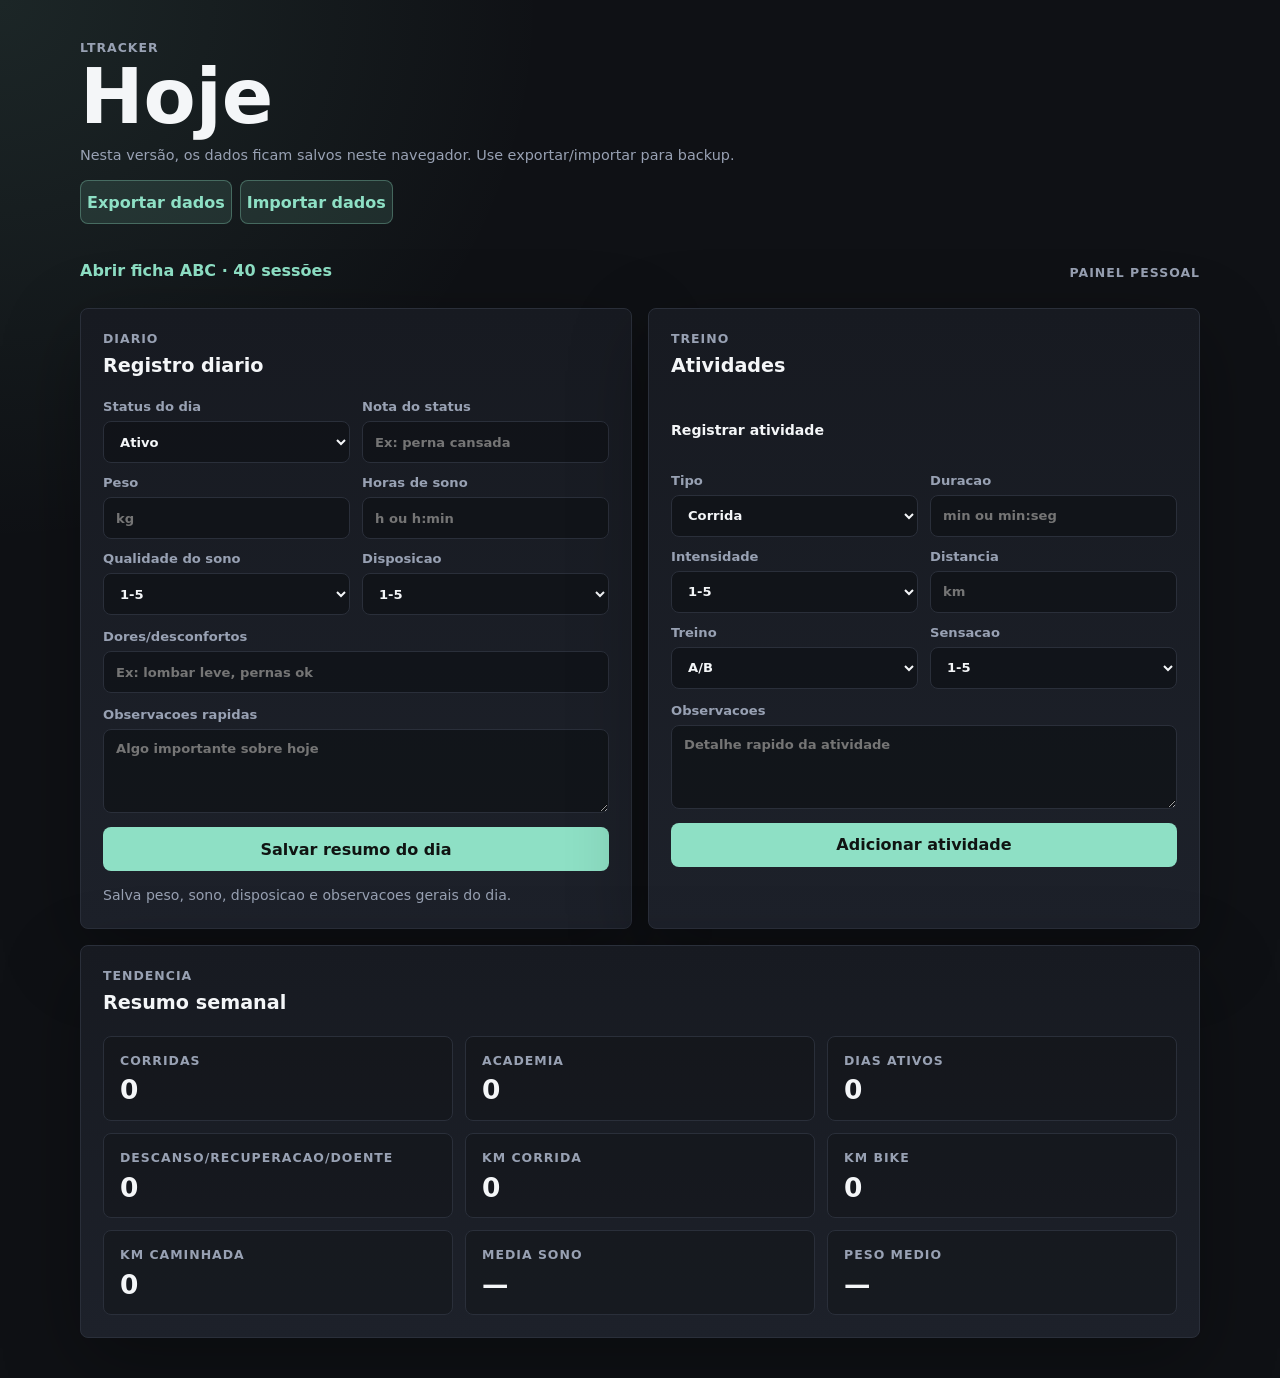
<file: index.html>
<!DOCTYPE html>
<html lang="pt-BR">
  <head>
    <meta charset="UTF-8" />
    <meta name="viewport" content="width=device-width, initial-scale=1.0" />
    <title>LTracker</title>
    <link rel="stylesheet" href="style.css" />
  </head>
  <body>
    <main class="app-shell">
      <header class="topbar">
        <div>
          <p class="eyebrow">LTracker</p>
          <h1>Hoje</h1>
          <p class="current-date" id="current-date"></p>
          <p class="storage-note">Nesta versão, os dados ficam salvos neste navegador. Use exportar/importar para backup.</p>
          <div class="backup-actions" aria-label="Backup dos dados">
            <button class="secondary-button" id="export-data" type="button">Exportar dados</button>
            <button class="secondary-button" id="import-data" type="button">Importar dados</button>
            <input class="is-hidden" id="import-file" type="file" accept="application/json,.json" />
          </div>
          <p class="backup-status" id="backup-status" role="status" aria-live="polite"></p>
          <a class="current-workout-link" href="ficha.html">Abrir ficha ABC · 40 sessões</a>
        </div>
        <p class="date-label">Painel pessoal</p>
      </header>

      <section class="today-grid" aria-label="Resumo de hoje">
        <article class="card">
          <div class="card-header">
            <p class="card-kicker">Diario</p>
            <h2>Registro diario</h2>
          </div>
          <form class="daily-form" id="daily-form">
            <div class="form-grid">
              <label>
                Status do dia
                <select id="dayStatus" name="dayStatus">
                  <option value="active">Ativo</option>
                  <option value="planned_rest">Descanso planejado</option>
                  <option value="recovery">Recuperacao</option>
                  <option value="sick">Doente</option>
                </select>
              </label>

              <label>
                Nota do status
                <input id="statusNote" name="statusNote" type="text" placeholder="Ex: perna cansada" />
              </label>

              <label>
                Peso
                <input id="weight" name="weight" type="text" inputmode="decimal" placeholder="kg" />
              </label>

              <label>
                Horas de sono
                <input id="sleepHours" name="sleepHours" type="text" inputmode="decimal" placeholder="h ou h:min" />
              </label>

              <label>
                Qualidade do sono
                <select id="sleepQuality" name="sleepQuality">
                  <option value="">1-5</option>
                  <option value="1">1</option>
                  <option value="2">2</option>
                  <option value="3">3</option>
                  <option value="4">4</option>
                  <option value="5">5</option>
                </select>
              </label>

              <label>
                Disposicao
                <select id="mood" name="mood">
                  <option value="">1-5</option>
                  <option value="1">1</option>
                  <option value="2">2</option>
                  <option value="3">3</option>
                  <option value="4">4</option>
                  <option value="5">5</option>
                </select>
              </label>
            </div>

            <label>
              Dores/desconfortos
              <input id="soreness" name="soreness" type="text" placeholder="Ex: lombar leve, pernas ok" />
            </label>

            <label>
              Observacoes rapidas
              <textarea id="notes" name="notes" rows="3" placeholder="Algo importante sobre hoje"></textarea>
            </label>

            <button type="submit">Salvar resumo do dia</button>
            <p class="form-note">Salva peso, sono, disposicao e observacoes gerais do dia.</p>
          </form>
        </article>

        <article class="card">
          <div class="card-header">
            <p class="card-kicker">Treino</p>
            <h2>Atividades</h2>
          </div>
          <p class="section-title">Registrar atividade</p>
          <form class="activity-form" id="activity-form">
            <div class="form-grid">
              <label>
                Tipo
                <select id="activityType" name="activityType">
                  <option value="Corrida">Corrida</option>
                  <option value="Bike">Bike</option>
                  <option value="Caminhada">Caminhada</option>
                  <option value="Academia">Academia</option>
                </select>
              </label>

              <label>
                Duracao
                <input id="activityDuration" name="activityDuration" type="text" inputmode="decimal" placeholder="min ou min:seg" />
              </label>

              <label>
                Intensidade
                <select id="activityIntensity" name="activityIntensity">
                  <option value="">1-5</option>
                  <option value="1">1</option>
                  <option value="2">2</option>
                  <option value="3">3</option>
                  <option value="4">4</option>
                  <option value="5">5</option>
                </select>
              </label>

              <label class="distance-field">
                Distancia
                <input id="activityDistance" name="activityDistance" type="text" inputmode="decimal" placeholder="km" />
              </label>

              <label class="gym-field">
                Treino
                <select id="workoutPlan" name="workoutPlan">
                  <option value="">A/B</option>
                  <option value="A">A</option>
                  <option value="B">B</option>
                </select>
              </label>

              <label class="gym-field">
                Sensacao
                <select id="workoutFeeling" name="workoutFeeling">
                  <option value="">1-5</option>
                  <option value="1">1</option>
                  <option value="2">2</option>
                  <option value="3">3</option>
                  <option value="4">4</option>
                  <option value="5">5</option>
                </select>
              </label>
            </div>

            <label>
              Observacoes
              <textarea id="activityNotes" name="activityNotes" rows="3" placeholder="Detalhe rapido da atividade"></textarea>
            </label>

            <button type="submit">Adicionar atividade</button>
          </form>

          <button class="workout-toggle is-hidden" id="workout-toggle" type="button">
            Ver ficha do treino
          </button>

          <div class="activity-list" id="activity-list" aria-live="polite"></div>
        </article>

        <article class="card card-wide gym-card is-hidden" id="gym-card">
          <div class="card-header">
            <p class="card-kicker">Ficha de treino</p>
            <h2 id="gym-card-title">Treino A</h2>
          </div>
          <div class="template-actions">
            <button class="secondary-button" id="template-edit-toggle" type="button">Modo editar ficha</button>
          </div>

          <form class="exercise-add-form is-hidden" id="exercise-add-form">
            <label>
              + Adicionar exercicio
              <input id="newExerciseName" name="newExerciseName" type="text" placeholder="Nome do exercicio" />
            </label>
            <button type="submit">Adicionar</button>
          </form>

          <div class="gym-workouts" id="gym-workouts" aria-live="polite">
            <section class="gym-workout">
              <h3>Treino A</h3>
              <div class="gym-exercise-list" id="gym-workout-a"></div>
            </section>

            <section class="gym-workout">
              <h3>Treino B</h3>
              <div class="gym-exercise-list" id="gym-workout-b"></div>
            </section>
          </div>
        </article>

        <article class="card card-wide">
          <div class="card-header">
            <p class="card-kicker">Tendencia</p>
            <h2>Resumo semanal</h2>
          </div>
          <div class="weekly-summary" id="weekly-summary">
            <div class="metric">
              <span class="metric-label">Corridas</span>
              <strong id="weekly-runs">0</strong>
            </div>

            <div class="metric">
              <span class="metric-label">Academia</span>
              <strong id="weekly-gym">0</strong>
            </div>

            <div class="metric">
              <span class="metric-label">Dias ativos</span>
              <strong id="weekly-active-days">0</strong>
            </div>

            <div class="metric">
              <span class="metric-label">Descanso/recuperacao/doente</span>
              <strong id="weekly-rest-days">0</strong>
            </div>

            <div class="metric">
              <span class="metric-label">Km corrida</span>
              <strong id="weekly-run-km">0</strong>
            </div>

            <div class="metric">
              <span class="metric-label">Km bike</span>
              <strong id="weekly-bike-km">0</strong>
            </div>

            <div class="metric">
              <span class="metric-label">Km caminhada</span>
              <strong id="weekly-walk-km">0</strong>
            </div>

            <div class="metric">
              <span class="metric-label">Media sono</span>
              <strong id="weekly-sleep">&mdash;</strong>
            </div>

            <div class="metric">
              <span class="metric-label">Peso medio</span>
              <strong id="weekly-weight">&mdash;</strong>
            </div>
          </div>
        </article>
      </section>
    </main>

    <script src="app.js"></script>
  </body>
</html>
</file>
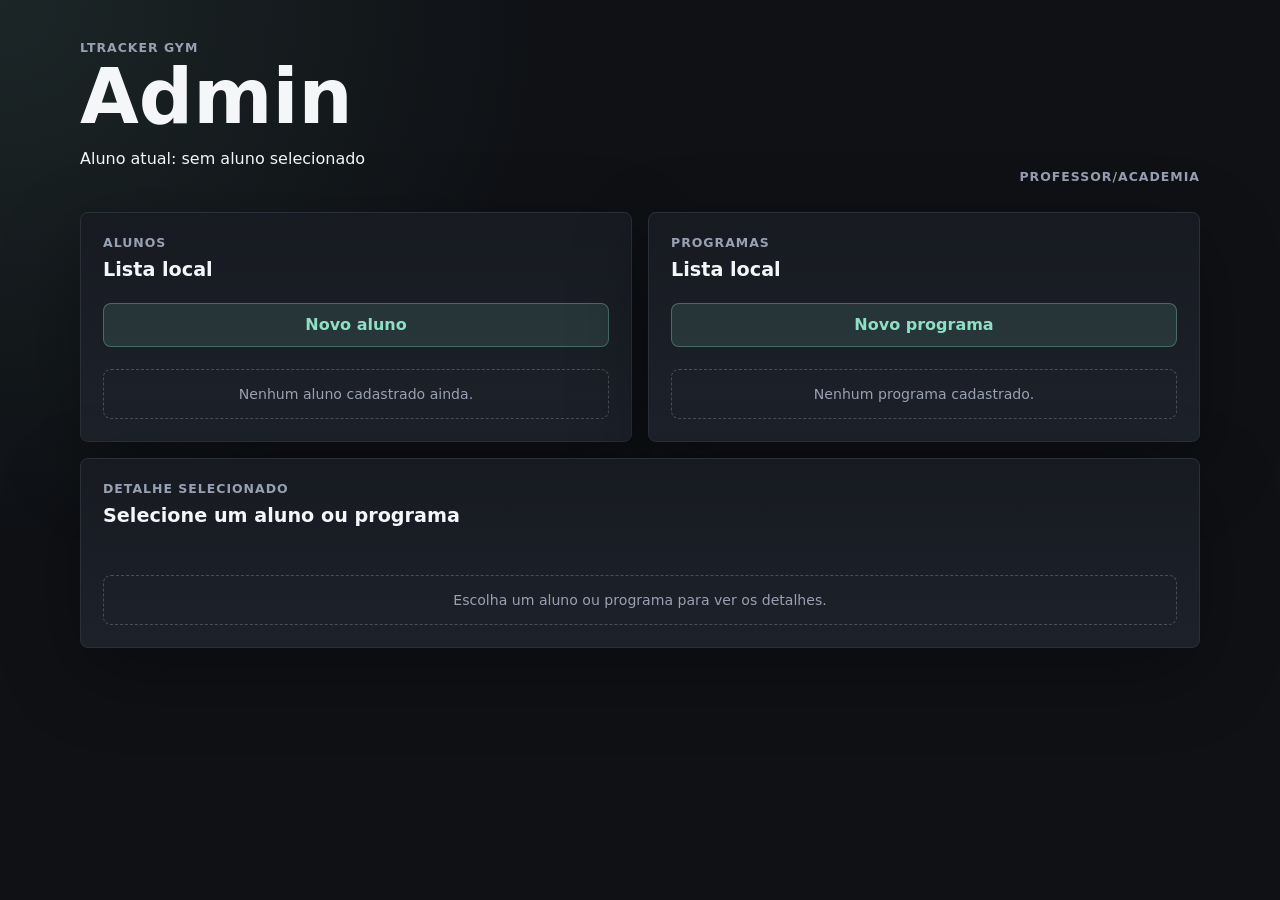
<file: admin.html>
<!DOCTYPE html>
<html lang="pt-BR">
  <head>
    <meta charset="UTF-8" />
    <meta name="viewport" content="width=device-width, initial-scale=1.0" />
    <title>LTracker Gym Admin</title>
    <link rel="stylesheet" href="style.css" />
  </head>
  <body>
    <main class="app-shell">
      <header class="topbar">
        <div>
          <p class="eyebrow">LTracker Gym</p>
          <h1>Admin</h1>
          <p class="current-student" id="current-student-label">Aluno atual: sem aluno selecionado</p>
        </div>
        <p class="date-label">Professor/academia</p>
      </header>

      <section class="tab-panel" id="tab-admin" aria-label="Admin local">
        <div class="today-grid">
          <article class="card">
            <div class="card-header">
              <p class="card-kicker">Alunos</p>
              <h2>Lista local</h2>
            </div>
            <button class="secondary-button" id="new-student-toggle" type="button">Novo aluno</button>
            <form class="student-form is-hidden" id="student-form">
              <label>
                Nome
                <input id="newStudentName" name="newStudentName" type="text" placeholder="Nome do aluno" />
              </label>

              <label>
                Data de inicio
                <input id="newStudentStartDate" name="newStudentStartDate" type="date" />
              </label>

              <label>
                Observacao opcional
                <textarea id="newStudentNote" name="newStudentNote" rows="3" placeholder="Observacao inicial"></textarea>
              </label>

              <button type="submit">Salvar aluno</button>
            </form>
            <div class="student-list" id="student-list" aria-live="polite"></div>
          </article>

          <article class="card">
            <div class="card-header">
              <p class="card-kicker">Programas</p>
              <h2>Lista local</h2>
            </div>
            <button class="secondary-button" id="new-program-toggle" type="button">Novo programa</button>
            <form class="template-library-form is-hidden" id="template-library-form">
              <div class="form-grid">
                <label>
                  Nome do programa
                  <input id="templateLibraryName" name="templateLibraryName" type="text" placeholder="Ex: Hipertrofia 01" />
                </label>

                <label>
                  Observacao opcional
                  <input id="templateLibraryNote" name="templateLibraryNote" type="text" placeholder="Foco, fase ou recomendacao" />
                </label>
              </div>

              <button type="submit">Criar programa</button>
            </form>
            <div class="template-library-list" id="template-library-list" aria-live="polite"></div>
          </article>

          <article class="card card-wide">
            <div class="card-header">
              <p class="card-kicker">Detalhe selecionado</p>
              <h2 id="admin-detail-title">Selecione um aluno ou programa</h2>
            </div>

            <div class="student-detail" id="student-detail"></div>

            <form class="apply-template-form is-hidden" id="apply-template-form">
                <div class="form-grid">
                  <label>
                    Programa
                    <select id="applyTemplateId" name="applyTemplateId"></select>
                  </label>
                </div>

                <button type="submit">Aplicar programa ao aluno</button>
                <p class="form-note">Os treinos A/B/C serao copiados para a ficha individual. Mudancas futuras no programa nao alteram este aluno.</p>
              </form>
          </article>
        </div>
      </section>
    </main>

    <script src="app.js"></script>
  </body>
</html>
</file>
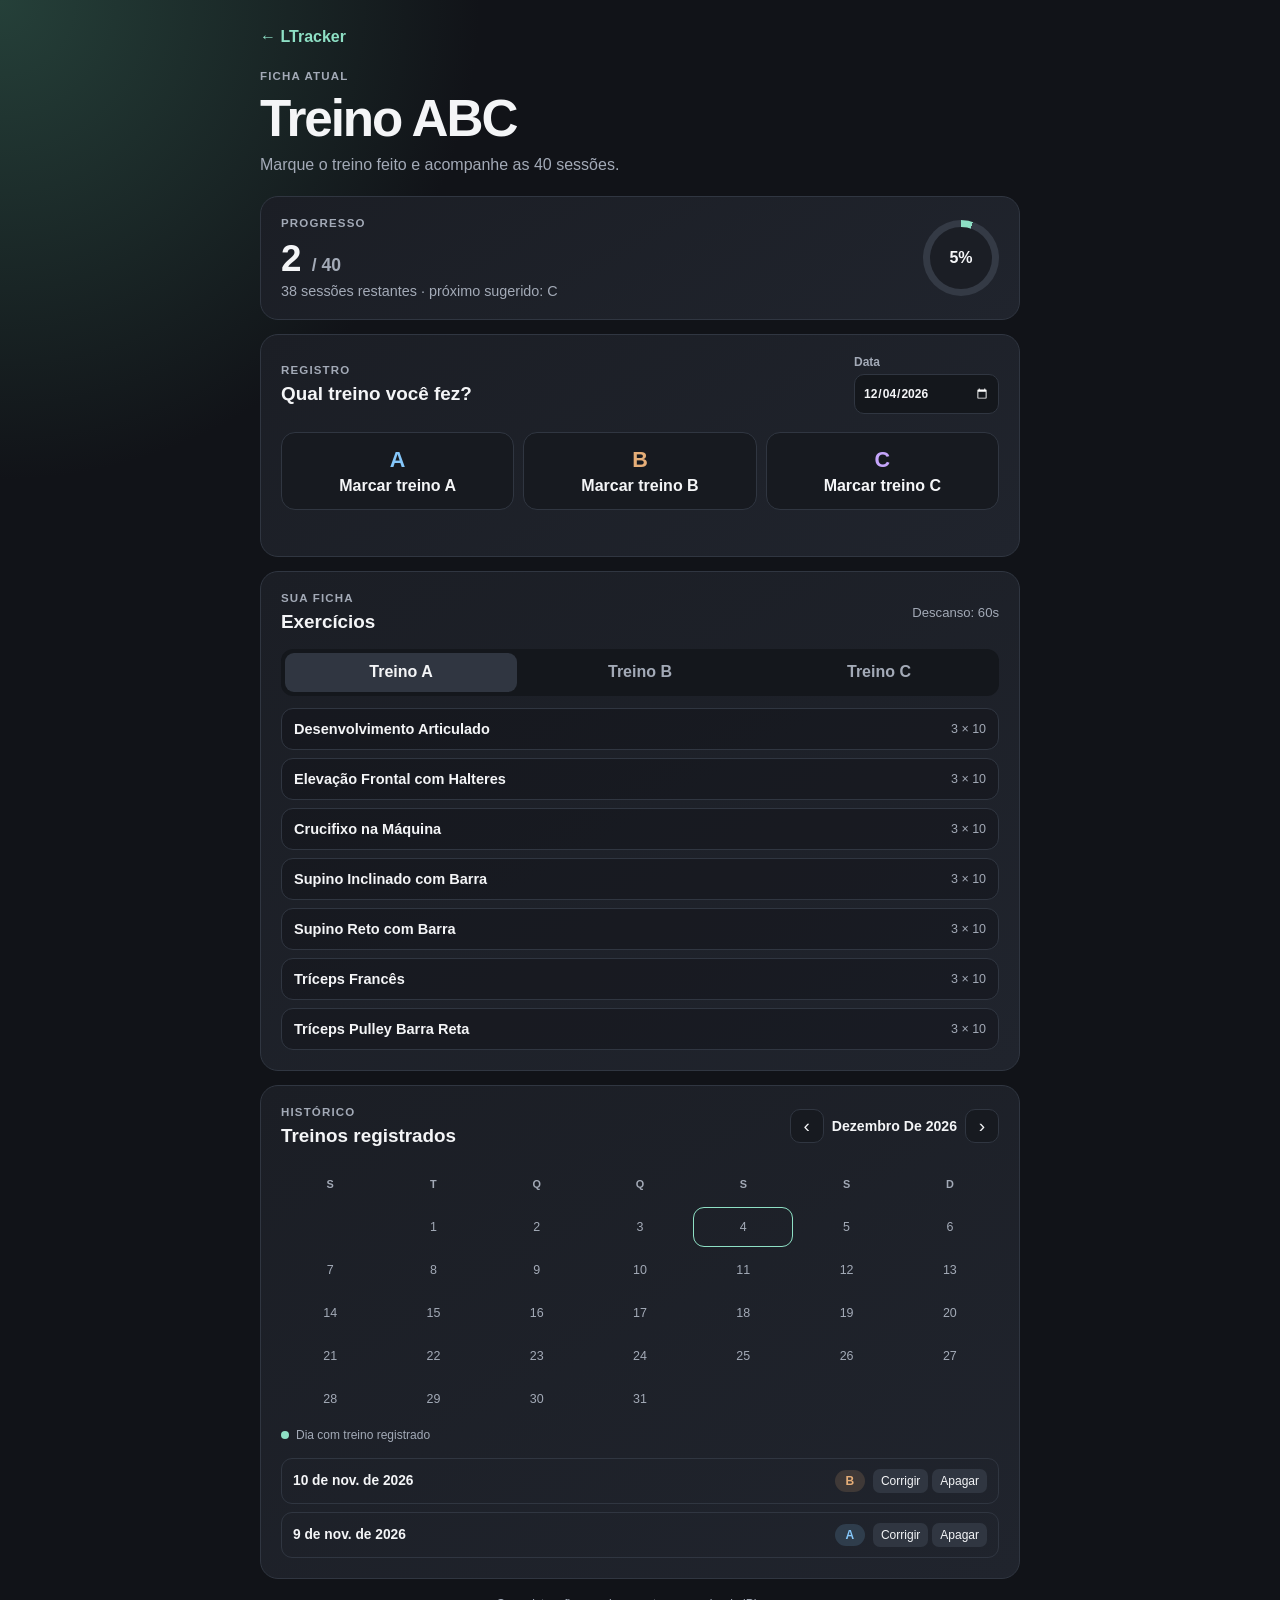
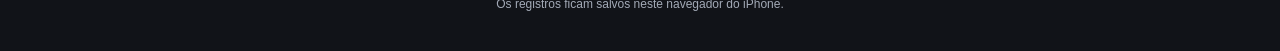
<file: ficha.html>
<!DOCTYPE html>
<html lang="pt-BR">
  <head>
    <meta charset="UTF-8" />
    <meta name="viewport" content="width=device-width, initial-scale=1.0" />
    <meta name="theme-color" content="#111318" />
    <title>Ficha ABC — LTracker</title>
    <link rel="stylesheet" href="ficha.css" />
  </head>
  <body>
    <main class="page">
      <header class="topbar">
        <a class="back-link" href="index.html">← LTracker</a>
        <p class="eyebrow">Ficha atual</p>
        <h1>Treino ABC</h1>
        <p class="subtitle">Marque o treino feito e acompanhe as 40 sessões.</p>
      </header>

      <section class="progress-card" aria-label="Progresso da ficha">
        <div class="progress-copy">
          <span class="eyebrow">Progresso</span>
          <strong id="progress-count">0 <small>/ 40</small></strong>
          <span id="progress-message">40 sessões para concluir a ficha</span>
        </div>
        <div class="progress-ring" id="progress-ring" role="img" aria-label="0 de 40 treinos">
          <span id="progress-percent">0%</span>
        </div>
      </section>

      <section class="card log-card">
        <div class="section-heading">
          <div>
            <p class="eyebrow">Registro</p>
            <h2>Qual treino você fez?</h2>
          </div>
          <label class="date-field">Data
            <input id="workout-date" type="date" />
          </label>
        </div>
        <div class="log-buttons" aria-label="Marcar treino realizado">
          <button class="workout-button workout-a" data-workout="A" type="button"><span>A</span> Marcar treino A</button>
          <button class="workout-button workout-b" data-workout="B" type="button"><span>B</span> Marcar treino B</button>
          <button class="workout-button workout-c" data-workout="C" type="button"><span>C</span> Marcar treino C</button>
        </div>
        <p class="feedback" id="feedback" role="status" aria-live="polite"></p>
      </section>

      <section class="card routine-card">
        <div class="section-heading">
          <div>
            <p class="eyebrow">Sua ficha</p>
            <h2>Exercícios</h2>
          </div>
          <span class="rest-note">Descanso: 60s</span>
        </div>
        <div class="tabs" role="tablist" aria-label="Selecionar treino">
          <button class="tab is-active" role="tab" aria-selected="true" data-tab="A" type="button">Treino A</button>
          <button class="tab" role="tab" aria-selected="false" data-tab="B" type="button">Treino B</button>
          <button class="tab" role="tab" aria-selected="false" data-tab="C" type="button">Treino C</button>
        </div>
        <div id="exercise-list" class="exercise-list"></div>
      </section>

      <section class="card calendar-card">
        <div class="section-heading">
          <div>
            <p class="eyebrow">Histórico</p>
            <h2>Treinos registrados</h2>
          </div>
          <div class="month-nav">
            <button id="prev-month" class="icon-button" type="button" aria-label="Mês anterior">‹</button>
            <strong id="month-label"></strong>
            <button id="next-month" class="icon-button" type="button" aria-label="Próximo mês">›</button>
          </div>
        </div>
        <div class="calendar" id="calendar" aria-label="Calendário de treinos"></div>
        <div class="legend"><span class="legend-dot"></span> Dia com treino registrado</div>
        <div id="history" class="history"></div>
      </section>
      <footer>Os registros ficam salvos neste navegador do iPhone.</footer>
    </main>
    <script src="ficha.js"></script>
  </body>
</html>
</file>
<file: style.css>
:root {
  color-scheme: dark;
  --bg: #0f1115;
  --panel: #171a21;
  --panel-soft: #1d212a;
  --border: #2a2f3a;
  --text: #f4f6f8;
  --muted: #98a1b3;
  --accent: #8ee0c5;
  --shadow: 0 24px 80px rgba(0, 0, 0, 0.32);
}

* {
  box-sizing: border-box;
}

body {
  margin: 0;
  min-height: 100vh;
  font-family: Inter, ui-sans-serif, system-ui, -apple-system, BlinkMacSystemFont,
    "Segoe UI", sans-serif;
  background:
    radial-gradient(circle at top left, rgba(142, 224, 197, 0.1), transparent 34rem),
    var(--bg);
  color: var(--text);
}

.app-shell {
  width: min(1120px, calc(100% - 32px));
  margin: 0 auto;
  padding: 40px 0;
}

.topbar {
  display: flex;
  align-items: flex-end;
  justify-content: space-between;
  gap: 24px;
  margin-bottom: 28px;
}

.storage-note {
  margin: 12px 0 0;
  color: var(--muted);
  font-size: 0.9rem;
  line-height: 1.45;
}

.current-date {
  margin: 12px 0 0;
  color: var(--text);
  font-size: 1rem;
  font-weight: 700;
}

.eyebrow,
.card-kicker,
.date-label {
  margin: 0;
  color: var(--muted);
  font-size: 0.78rem;
  font-weight: 700;
  letter-spacing: 0.08em;
  text-transform: uppercase;
}

h1,
h2 {
  margin: 0;
  letter-spacing: 0;
}

h1 {
  margin-top: 6px;
  font-size: clamp(2.25rem, 6vw, 4.75rem);
  line-height: 0.95;
}

h2 {
  margin-top: 8px;
  font-size: 1.2rem;
}

input,
select,
textarea,
button {
  font: inherit;
}

.today-grid {
  display: grid;
  grid-template-columns: repeat(2, minmax(0, 1fr));
  gap: 16px;
}

.card {
  min-height: 230px;
  display: flex;
  flex-direction: column;
  justify-content: space-between;
  padding: 22px;
  border: 1px solid var(--border);
  border-radius: 8px;
  background: linear-gradient(180deg, var(--panel), var(--panel-soft));
  box-shadow: var(--shadow);
}

.card-wide {
  grid-column: 1 / -1;
  min-height: 190px;
}

.card-header {
  display: flex;
  flex-direction: column;
}

.daily-form,
.activity-form,
.exercise-add-form {
  display: grid;
  gap: 14px;
  margin-top: 22px;
}

.section-title,
.form-note {
  margin: 0;
  color: var(--muted);
  font-size: 0.88rem;
  line-height: 1.45;
}

.section-title {
  margin-top: 22px;
  color: var(--text);
  font-weight: 800;
}

.section-title + .activity-form {
  margin-top: 12px;
}

.form-grid {
  display: grid;
  grid-template-columns: repeat(2, minmax(0, 1fr));
  gap: 12px;
}

label {
  display: grid;
  gap: 7px;
  color: var(--muted);
  font-size: 0.82rem;
  font-weight: 700;
}

input,
select,
textarea {
  width: 100%;
  border: 1px solid var(--border);
  border-radius: 8px;
  background: rgba(15, 17, 21, 0.72);
  color: var(--text);
  outline: none;
}

input,
select {
  height: 42px;
  padding: 0 12px;
}

textarea {
  min-height: 84px;
  resize: vertical;
  padding: 11px 12px;
}

input:focus,
select:focus,
textarea:focus {
  border-color: rgba(142, 224, 197, 0.82);
  box-shadow: 0 0 0 3px rgba(142, 224, 197, 0.12);
}

button {
  height: 44px;
  border: 0;
  border-radius: 8px;
  background: var(--accent);
  color: #101412;
  cursor: pointer;
  font-weight: 800;
}

button:hover {
  filter: brightness(1.04);
}

.workout-toggle {
  margin-top: 16px;
  background: rgba(142, 224, 197, 0.12);
  color: var(--accent);
  border: 1px solid rgba(142, 224, 197, 0.32);
}

.secondary-button {
  background: rgba(142, 224, 197, 0.12);
  color: var(--accent);
  border: 1px solid rgba(142, 224, 197, 0.32);
}

.backup-actions {
  display: flex;
  flex-wrap: wrap;
  gap: 8px;
  margin-top: 14px;
}

.backup-actions button {
  min-width: 136px;
}

.current-workout-link {
  display: inline-flex;
  margin-top: 12px;
  color: var(--accent);
  font-weight: 800;
  text-decoration: none;
}

.current-workout-link:hover {
  text-decoration: underline;
}

.backup-status {
  min-height: 1.3em;
  margin: 8px 0 0;
  color: var(--muted);
  font-size: 0.82rem;
  line-height: 1.3;
}

.template-actions {
  display: flex;
  justify-content: flex-start;
  margin-top: 18px;
}

.is-hidden {
  display: none;
}

.activity-list {
  display: grid;
  gap: 10px;
  margin-top: 18px;
}

.activity-item {
  display: grid;
  gap: 8px;
  padding: 14px;
  border: 1px solid var(--border);
  border-radius: 8px;
  background: rgba(15, 17, 21, 0.42);
}

.activity-title {
  display: flex;
  align-items: center;
  justify-content: space-between;
  gap: 12px;
  margin: 0;
  color: var(--text);
  font-size: 0.96rem;
  font-weight: 800;
}

.muscle-badge {
  flex: 0 0 auto;
  padding: 4px 8px;
  border: 1px solid rgba(244, 246, 248, 0.16);
  border-radius: 999px;
  background: rgba(244, 246, 248, 0.08);
  color: var(--text);
  font-size: 0.7rem;
  font-weight: 800;
}

.muscle-shoulder {
  background: rgba(142, 224, 197, 0.12);
  border-color: rgba(142, 224, 197, 0.28);
}

.muscle-chest {
  background: rgba(240, 151, 135, 0.12);
  border-color: rgba(240, 151, 135, 0.28);
}

.muscle-back {
  background: rgba(125, 181, 245, 0.12);
  border-color: rgba(125, 181, 245, 0.28);
}

.muscle-biceps {
  background: rgba(212, 174, 255, 0.12);
  border-color: rgba(212, 174, 255, 0.28);
}

.muscle-triceps {
  background: rgba(255, 206, 116, 0.12);
  border-color: rgba(255, 206, 116, 0.28);
}

.muscle-quads {
  background: rgba(154, 214, 132, 0.12);
  border-color: rgba(154, 214, 132, 0.28);
}

.muscle-hamstrings {
  background: rgba(255, 159, 196, 0.12);
  border-color: rgba(255, 159, 196, 0.28);
}

.muscle-legs {
  background: rgba(164, 197, 255, 0.12);
  border-color: rgba(164, 197, 255, 0.28);
}

.muscle-glutes {
  background: rgba(255, 177, 109, 0.12);
  border-color: rgba(255, 177, 109, 0.28);
}

.muscle-calves {
  background: rgba(189, 232, 139, 0.12);
  border-color: rgba(189, 232, 139, 0.28);
}

.activity-meta,
.activity-notes,
.activity-empty {
  margin: 0;
  color: var(--muted);
  font-size: 0.88rem;
  line-height: 1.45;
}

.activity-empty {
  padding: 14px;
  border: 1px dashed rgba(152, 161, 179, 0.36);
  border-radius: 8px;
  text-align: center;
}

.gym-workouts {
  display: grid;
  grid-template-columns: repeat(2, minmax(0, 1fr));
  gap: 14px;
  margin-top: 20px;
}

.gym-workout {
  display: grid;
  align-content: start;
  gap: 12px;
}

.gym-workout h3 {
  margin: 0;
  color: var(--text);
  font-size: 0.98rem;
}

.gym-exercise-list {
  display: grid;
  gap: 10px;
}

.gym-exercise-item {
  display: grid;
  grid-template-columns: minmax(0, 1fr) auto;
  align-items: center;
  gap: 12px;
  padding: 14px;
  border: 1px solid var(--border);
  border-radius: 8px;
  background: rgba(15, 17, 21, 0.42);
}

.gym-exercise-content {
  min-width: 0;
  display: grid;
  gap: 10px;
}

.exercise-actions {
  display: flex;
  gap: 6px;
}

.exercise-actions button,
.photo-toggle {
  width: 36px;
  height: 36px;
  padding: 0;
  background: rgba(244, 246, 248, 0.08);
  color: var(--text);
  border: 1px solid var(--border);
}

.exercise-actions button:hover,
.photo-toggle:hover {
  border-color: rgba(142, 224, 197, 0.56);
}

.template-exercise-form {
  display: grid;
  grid-template-columns: repeat(2, minmax(0, 1fr));
  gap: 10px;
}

.template-exercise-form label {
  font-size: 0.76rem;
}

.template-exercise-form textarea {
  min-height: 70px;
}

.template-exercise-form button {
  align-self: end;
  height: 38px;
}

.gym-exercise-photo {
  width: min(100%, 320px);
  max-height: 220px;
  border: 1px solid var(--border);
  border-radius: 8px;
  object-fit: cover;
}

.weekly-summary {
  display: grid;
  grid-template-columns: repeat(3, minmax(0, 1fr));
  gap: 12px;
  margin-top: 22px;
}

.metric {
  display: grid;
  gap: 8px;
  padding: 16px;
  border: 1px solid var(--border);
  border-radius: 8px;
  background: rgba(15, 17, 21, 0.42);
}

.metric-label {
  color: var(--muted);
  font-size: 0.78rem;
  font-weight: 800;
  letter-spacing: 0.08em;
  line-height: 1.35;
  overflow-wrap: anywhere;
  text-transform: uppercase;
}

.metric strong {
  color: var(--text);
  font-size: 1.65rem;
  line-height: 1;
}

.empty-state {
  min-height: 96px;
  display: flex;
  align-items: center;
  justify-content: center;
  padding: 18px;
  border: 1px dashed rgba(152, 161, 179, 0.36);
  border-radius: 8px;
  background: rgba(15, 17, 21, 0.38);
  color: var(--muted);
  text-align: center;
}

.empty-state p {
  max-width: 26rem;
  margin: 0;
  line-height: 1.55;
}

@media (max-width: 720px) {
  .app-shell {
    width: min(100% - 24px, 1120px);
    padding: 24px 0;
  }

  .topbar {
    align-items: flex-start;
    flex-direction: column;
    gap: 14px;
  }

  .today-grid {
    grid-template-columns: 1fr;
  }

  .form-grid {
    grid-template-columns: 1fr;
  }

  .weekly-summary {
    grid-template-columns: repeat(2, minmax(0, 1fr));
  }

  .card {
    min-height: 210px;
    padding: 16px;
  }

  .daily-form,
  .activity-form,
  .exercise-add-form,
  .weekly-summary {
    margin-top: 18px;
  }

  .gym-workouts {
    grid-template-columns: 1fr;
  }

  .gym-exercise-item {
    grid-template-columns: 1fr;
  }

  .exercise-actions {
    justify-content: flex-start;
  }

  .template-exercise-form {
    grid-template-columns: 1fr;
  }
}

@media (max-width: 460px) {
  .weekly-summary {
    grid-template-columns: 1fr;
  }
}
</file>
<file: ficha.css>
:root {
  color-scheme: dark;
  --bg: #111318;
  --panel: #1b1e25;
  --panel-soft: #20242d;
  --border: #303641;
  --text: #f4f5f7;
  --muted: #a3aab7;
  --accent: #8ee0c5;
  --a: #85c7fa;
  --b: #e6ae78;
  --c: #c5a5fa;
}
* { box-sizing: border-box; }
body {
  margin: 0; min-height: 100vh; background: radial-gradient(circle at top left, #254039 0, transparent 30rem), var(--bg);
  color: var(--text); font-family: -apple-system, BlinkMacSystemFont, "Segoe UI", sans-serif;
}
button, input { font: inherit; }
.page { width: min(760px, calc(100% - 28px)); margin: auto; padding: 28px 0 40px; }
.topbar { margin-bottom: 22px; }
.back-link { display: inline-block; margin-bottom: 24px; color: var(--accent); text-decoration: none; font-weight: 700; }
.eyebrow { margin: 0 0 7px; color: var(--muted); font-size: .72rem; font-weight: 800; letter-spacing: .1em; text-transform: uppercase; }
h1 { margin: 0; font-size: clamp(2rem, 8vw, 3.2rem); letter-spacing: -.04em; }
.subtitle { margin: 8px 0 0; color: var(--muted); }
.card, .progress-card { margin-top: 14px; padding: 20px; border: 1px solid var(--border); border-radius: 18px; background: linear-gradient(150deg, var(--panel), var(--panel-soft)); }
.progress-card { display: flex; align-items: center; justify-content: space-between; gap: 18px; }
.progress-copy { display: grid; gap: 5px; }
.progress-copy strong { font-size: 2.3rem; line-height: 1; }
.progress-copy small { color: var(--muted); font-size: 1.1rem; }
.progress-copy > span:last-child { color: var(--muted); font-size: .9rem; }
.progress-ring { width: 76px; height: 76px; display: grid; place-items: center; border-radius: 50%; background: conic-gradient(var(--accent) var(--progress, 0%), #343a45 0); position: relative; flex: 0 0 auto; }
.progress-ring::before { content: ""; position: absolute; inset: 7px; border-radius: inherit; background: var(--panel); }
.progress-ring span { position: relative; font-weight: 800; }
.section-heading { display: flex; align-items: center; justify-content: space-between; gap: 12px; }
h2 { margin: 0; font-size: 1.18rem; }
.date-field { display: grid; gap: 5px; color: var(--muted); font-size: .75rem; font-weight: 700; }
input[type="date"] { width: 145px; height: 40px; padding: 0 8px; color: var(--text); border: 1px solid var(--border); border-radius: 10px; background: #14171c; }
.log-buttons { display: grid; grid-template-columns: repeat(3, 1fr); gap: 9px; margin-top: 18px; }
.workout-button { min-height: 78px; padding: 10px 6px; border: 1px solid var(--border); border-radius: 14px; background: #171a20; color: var(--text); font-weight: 750; }
.workout-button span { display: block; margin-bottom: 4px; font-size: 1.35rem; }
.workout-a span { color: var(--a); } .workout-b span { color: var(--b); } .workout-c span { color: var(--c); }
.workout-button:active, .icon-button:active, .tab:active { transform: scale(.98); }
.feedback { min-height: 1.2em; margin: 10px 0 0; color: var(--accent); font-size: .84rem; }
.rest-note { color: var(--muted); font-size: .82rem; }
.tabs { display: grid; grid-template-columns: repeat(3, 1fr); gap: 7px; margin: 16px 0 12px; padding: 4px; background: #14171c; border-radius: 12px; }
.tab { height: 39px; border: 0; border-radius: 9px; background: transparent; color: var(--muted); font-weight: 800; }
.tab.is-active { background: #303641; color: var(--text); }
.exercise-list { display: grid; gap: 8px; }
.exercise { display: flex; justify-content: space-between; align-items: center; gap: 12px; padding: 12px; border: 1px solid var(--border); border-radius: 12px; background: rgba(12,14,18,.35); }
.exercise-name { font-size: .91rem; font-weight: 650; }
.exercise-meta { color: var(--muted); font-size: .78rem; white-space: nowrap; }
.month-nav { display: flex; align-items: center; gap: 8px; }
.month-nav strong { min-width: 112px; text-align: center; font-size: .88rem; text-transform: capitalize; }
.icon-button { width: 34px; height: 34px; border: 1px solid var(--border); border-radius: 10px; background: #171a20; color: var(--text); font-size: 1.2rem; }
.calendar { display: grid; grid-template-columns: repeat(7, 1fr); gap: 5px; margin-top: 18px; }
.calendar-head, .calendar-day { display: grid; place-items: center; min-height: 38px; font-size: .78rem; }
.calendar-head { color: var(--muted); font-size: .68rem; font-weight: 800; }
.calendar-day { position: relative; border-radius: 10px; color: var(--muted); }
.calendar-day.has-workout { background: rgba(142,224,197,.13); color: var(--text); font-weight: 800; }
.calendar-day.has-workout::after { content: ""; position: absolute; bottom: 4px; width: 4px; height: 4px; border-radius: 50%; background: var(--accent); }
.calendar-day.today { outline: 1px solid var(--accent); }
.calendar-day.empty { visibility: hidden; }
.legend { display: flex; align-items: center; gap: 7px; margin-top: 10px; color: var(--muted); font-size: .75rem; }
.legend-dot { width: 8px; height: 8px; border-radius: 50%; background: var(--accent); }
.history { display: grid; gap: 8px; margin-top: 16px; }
.history-row { display: grid; grid-template-columns: 1fr auto auto; align-items: center; gap: 8px; padding: 10px 11px; border: 1px solid var(--border); border-radius: 11px; }
.history-date { font-size: .86rem; font-weight: 650; }
.pill { min-width: 30px; padding: 4px 8px; border-radius: 999px; text-align: center; font-size: .75rem; font-weight: 900; }
.pill-a { background: rgba(133,199,250,.16); color: var(--a); } .pill-b { background: rgba(230,174,120,.16); color: var(--b); } .pill-c { background: rgba(197,165,250,.16); color: var(--c); }
.row-actions { display: flex; gap: 4px; }
.row-actions button { padding: 5px 8px; border: 0; border-radius: 7px; background: #303641; color: var(--text); font-size: .75rem; }
.history-empty { color: var(--muted); text-align: center; padding: 15px 0 3px; font-size: .88rem; }
footer { padding: 18px 3px 0; color: var(--muted); text-align: center; font-size: .75rem; }
@media (max-width: 460px) {
  .page { width: calc(100% - 20px); padding-top: 20px; }
  .card, .progress-card { padding: 16px; border-radius: 15px; }
  .section-heading { align-items: flex-start; flex-direction: column; }
  .log-card .section-heading { flex-direction: row; align-items: center; }
  .workout-button { font-size: .76rem; }
  .calendar { gap: 2px; }
  .calendar-day { min-height: 34px; }
  .history-row { grid-template-columns: 1fr auto; }
  .row-actions { grid-column: 1 / -1; justify-content: flex-end; }
}
</file>
